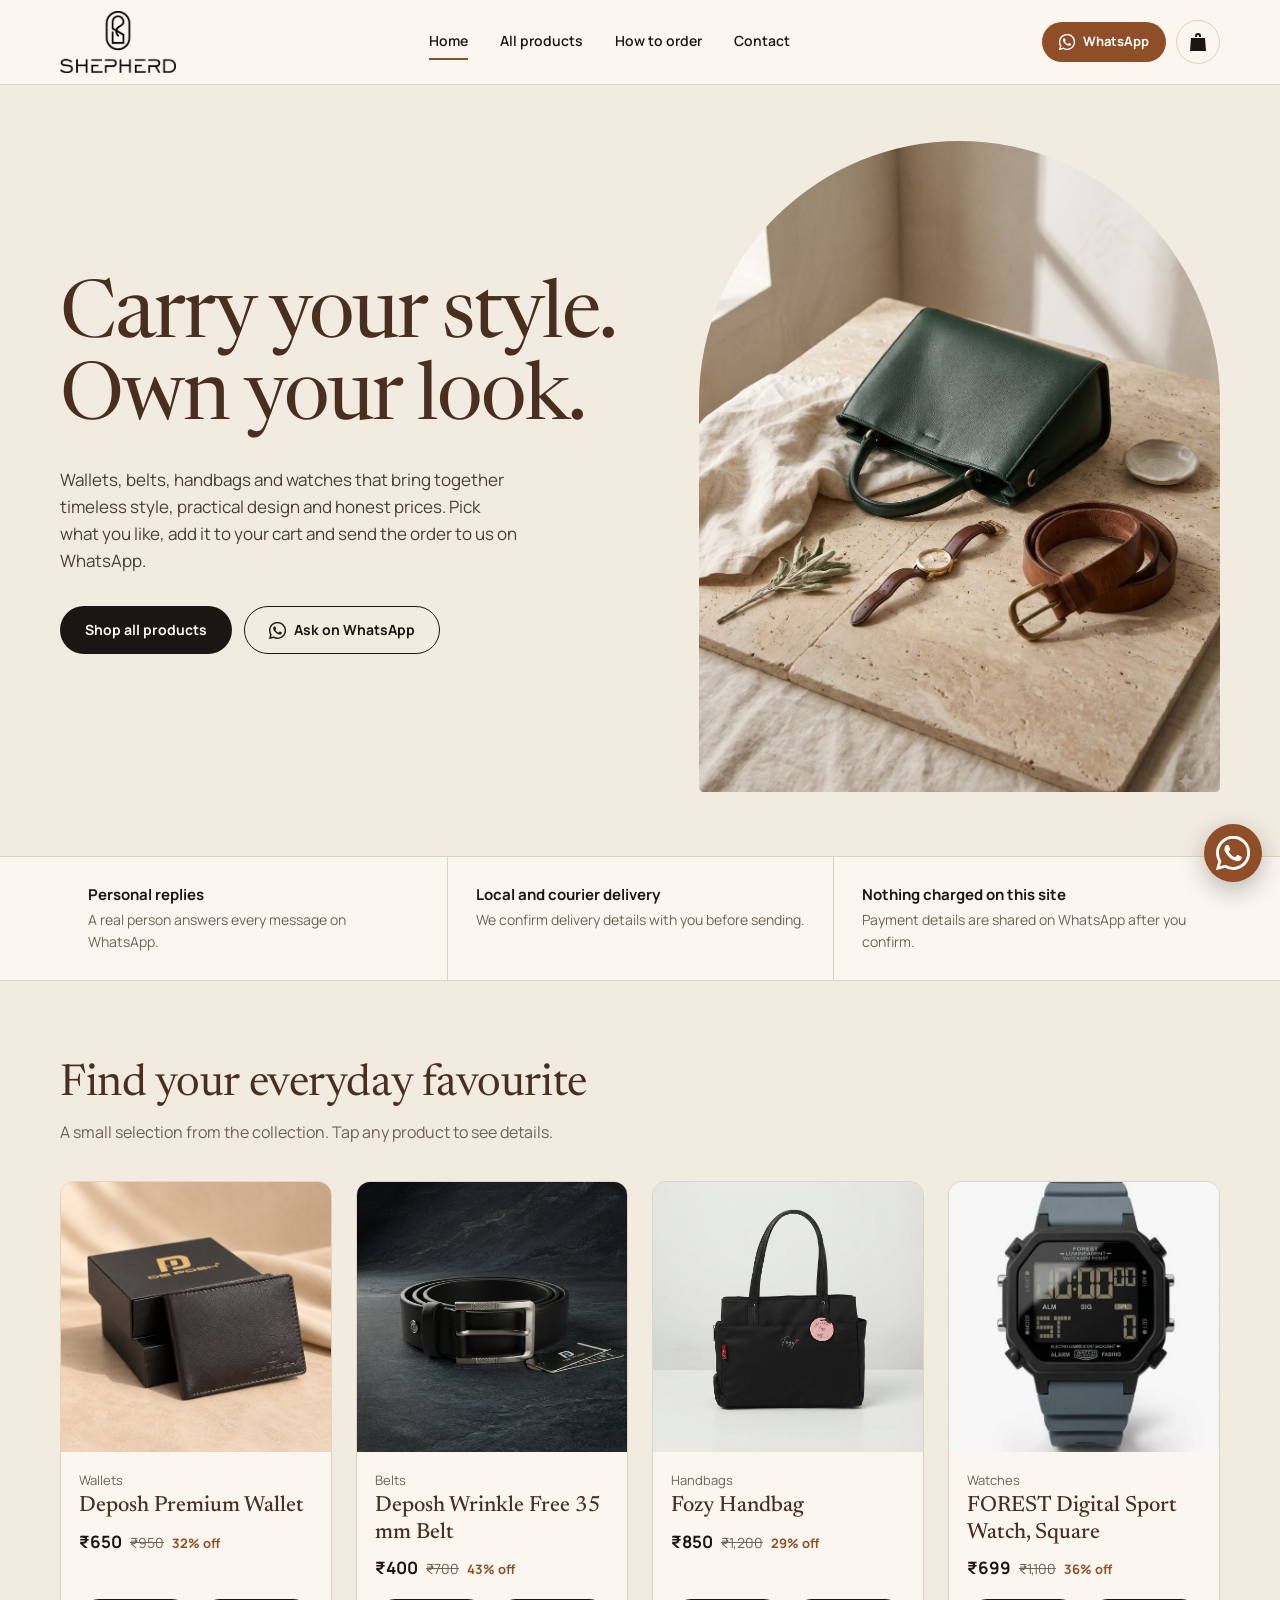
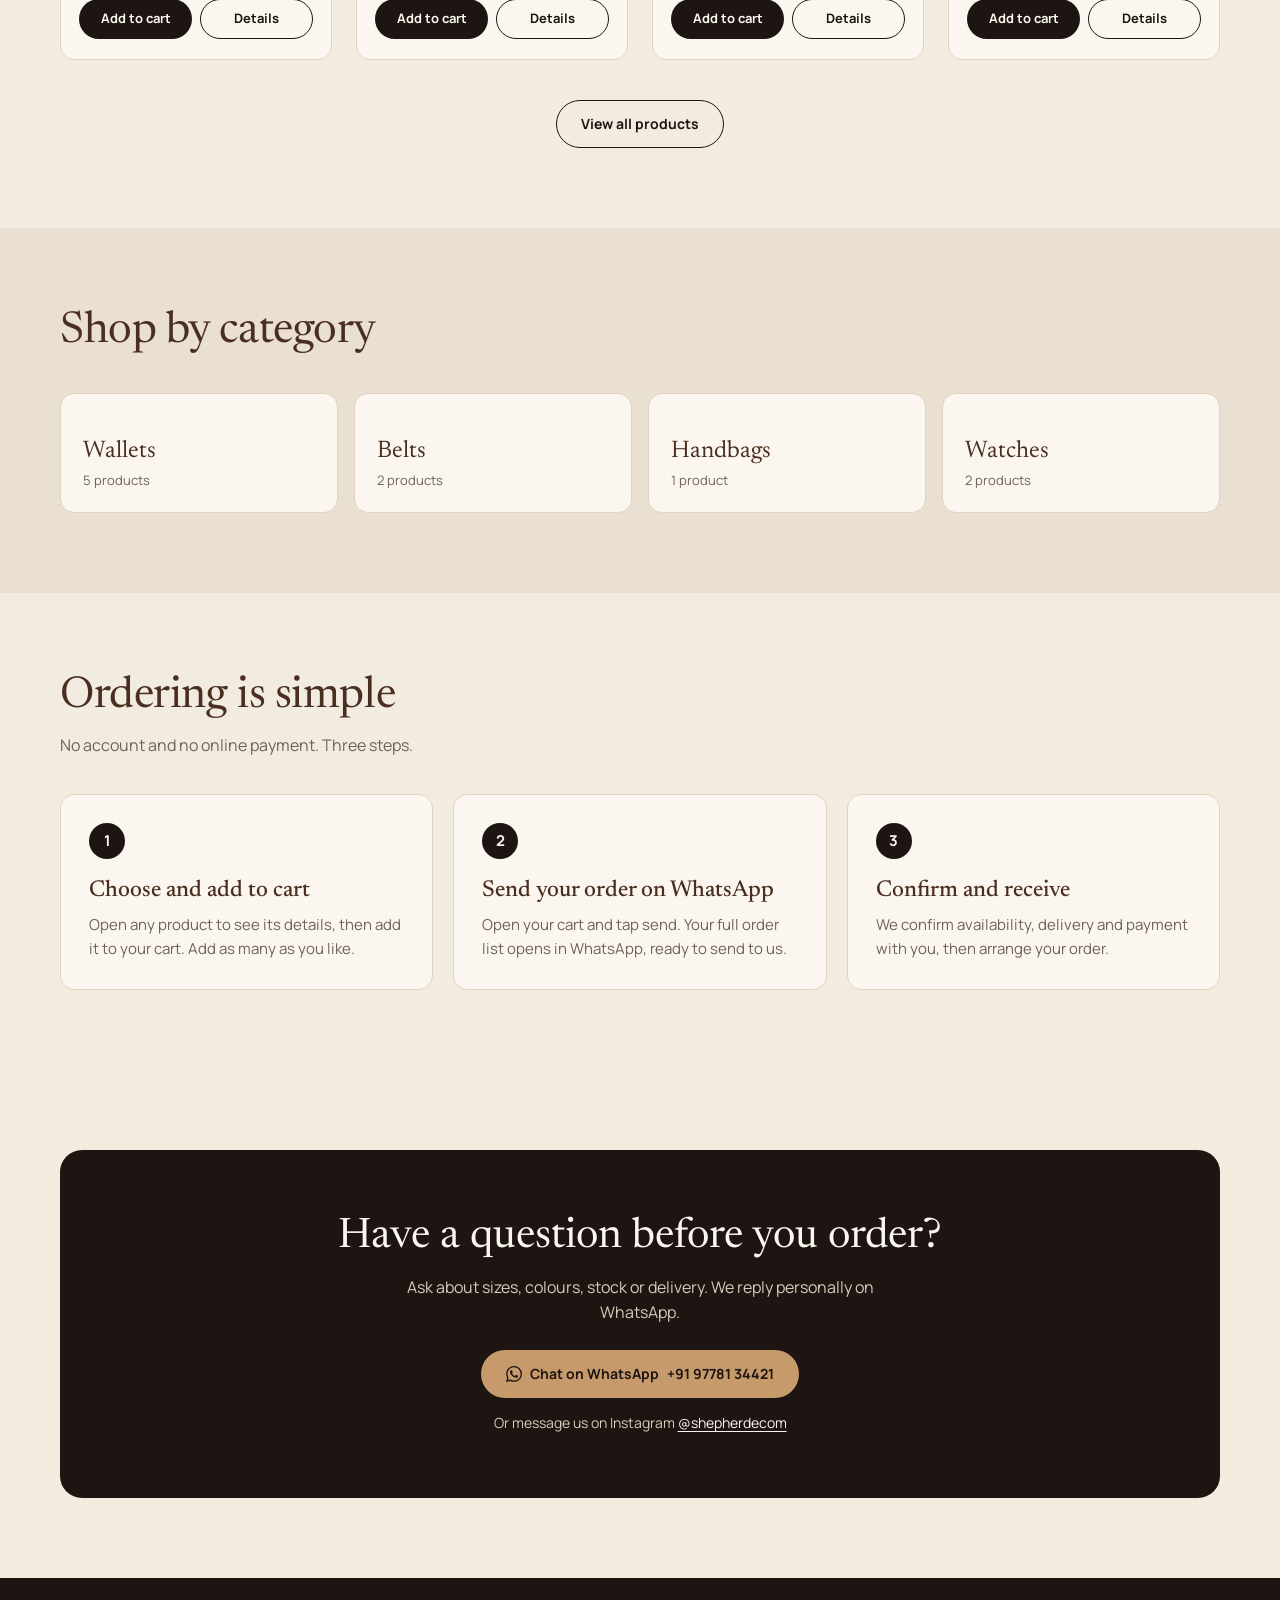
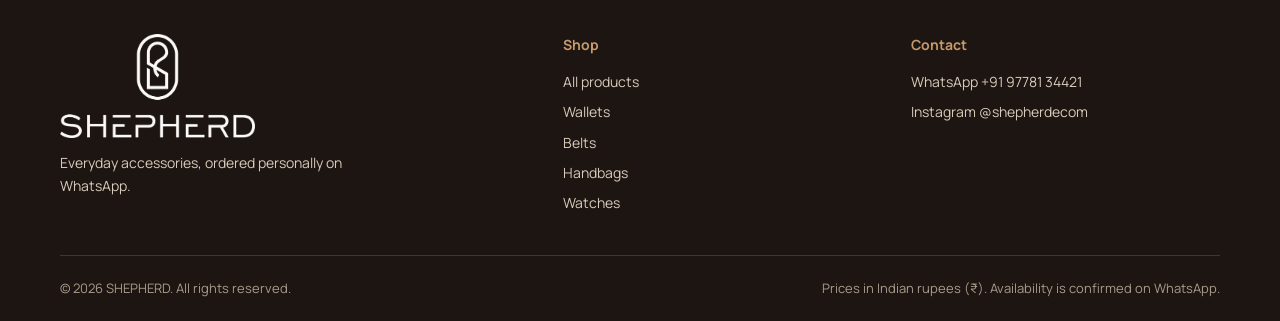
<file: index.html>
<!DOCTYPE html>
<html lang="en">
<head>
  <meta charset="UTF-8">
  <meta name="viewport" content="width=device-width, initial-scale=1.0">
  <meta name="theme-color" content="#FBF7F0">
  <title>SHEPHERD — Wallets, Belts, Handbags and Watches | Order on WhatsApp</title>
  <meta name="description" content="Wallets, belts, handbags and watches at SHEPHERD. Browse the collection, add to cart and send your order on WhatsApp.">
  
  <meta property="og:type" content="website">
  <meta property="og:site_name" content="SHEPHERD">
  <meta property="og:title" content="SHEPHERD — Wallets, Belts, Handbags and Watches | Order on WhatsApp">
  <meta property="og:description" content="Wallets, belts, handbags and watches at SHEPHERD. Browse the collection, add to cart and send your order on WhatsApp.">
  <meta property="og:image" content="https://YOUR-DOMAIN.com/images/og-image.jpg">
  <meta name="twitter:card" content="summary_large_image">

  <link rel="icon" href="favicon.ico" sizes="any">
  <link rel="icon" type="image/png" sizes="32x32" href="images/favicon-32.png">
  <link rel="apple-touch-icon" href="images/apple-touch-icon.png">

  <link rel="preconnect" href="https://fonts.googleapis.com">
  <link rel="preconnect" href="https://fonts.gstatic.com" crossorigin>
  <link rel="stylesheet" href="https://fonts.googleapis.com/css2?family=Manrope:wght@400;600;700&family=Newsreader:ital,opsz,wght@0,6..72,400;0,6..72,500;1,6..72,400&display=swap">
  <link rel="stylesheet" href="css/styles.css">
  <script type="application/ld+json">
  {
    "@context": "https://schema.org",
    "@type": "Store",
    "name": "SHEPHERD",
    "url": "https://YOUR-DOMAIN.com/",
    "logo": "https://YOUR-DOMAIN.com/images/logo-black.png",
    "image": "https://YOUR-DOMAIN.com/images/og-image.jpg",
    "description": "Wallets, belts, handbags and watches. Ordered personally on WhatsApp.",
    "telephone": "+919778134421",
    "sameAs": ["https://www.instagram.com/shepherdecom/"]
  }
  </script>
</head>
<body>

  <a class="skip-link" href="#main">Skip to content</a>

  <header class="header">
    <div class="container nav">

      <a href="index.html" class="brand" aria-label="SHEPHERD home">
        <img src="images/logo-black.png" alt="SHEPHERD" width="520" height="277">
      </a>

      <nav class="nav-links" id="navLinks" aria-label="Main">
        <a href="index.html" aria-current="page">Home</a>
        <a href="products.html">All products</a>
        <a href="index.html#ordering">How to order</a>
        <a href="index.html#contact">Contact</a>
      </nav>

      <div class="nav-actions">
        <a class="btn btn-wa btn-small whatsapp-general nav-wa" href="#">
          <span class="icon icon-wa" aria-hidden="true"></span> WhatsApp
        </a>
        <button class="cart-btn" type="button" data-open-cart aria-label="Open cart">
          <span class="icon icon-bag" aria-hidden="true"></span>
          <span class="cart-count" data-cart-count hidden>0</span>
        </button>
        <button class="menu-btn" type="button" id="menuButton"
                aria-expanded="false" aria-controls="navLinks" aria-label="Menu">
          <span class="menu-icon" aria-hidden="true"></span>
        </button>
      </div>

    </div>
  </header>

  <main id="main">

    <section class="hero" id="home">
      <div class="container hero-inner">

        <div class="hero-copy">
          <h1>Carry your style.<br>Own your look.</h1>
          <p class="hero-text">
            Wallets, belts, handbags and watches that bring together timeless
            style, practical design and honest prices. Pick what you like, add it
            to your cart and send the order to us on WhatsApp.
          </p>

          <div class="hero-actions">
            <a href="products.html" class="btn btn-dark">Shop all products</a>
            <a href="#" class="btn btn-outline whatsapp-general">
              <span class="icon icon-wa" aria-hidden="true"></span> Ask on WhatsApp
            </a>
          </div>
        </div>

        <div class="hero-visual">
          <img src="images/hero.jpg" width="1100" height="1473" fetchpriority="high"
               alt="A leather handbag, wristwatch and belt arranged on a stone surface">
        </div>

      </div>
    </section>

    <section class="trust-strip" aria-label="How we work">
      <div class="container trust-grid">
        <div class="trust-item">
          <strong>Personal replies</strong>
          <span>A real person answers every message on WhatsApp.</span>
        </div>
        <div class="trust-item">
          <strong>Local and courier delivery</strong>
          <span>We confirm delivery details with you before sending.</span>
        </div>
        <div class="trust-item">
          <strong>Nothing charged on this site</strong>
          <span>Payment details are shared on WhatsApp after you confirm.</span>
        </div>
      </div>
    </section>

    <section class="section" id="products">
      <div class="container">
        <div class="section-head">
          <h2 class="section-heading">Find your everyday favourite</h2>
          <p class="section-description">A small selection from the collection. Tap any product to see details.</p>
        </div>

        <div class="product-grid" id="productGrid"></div>

        <div class="view-all">
          <a href="products.html" class="btn btn-outline">View all products</a>
        </div>
      </div>
    </section>

    <section class="section section-tint" aria-labelledby="shopByHeading">
      <div class="container">
        <div class="section-head">
          <h2 class="section-heading" id="shopByHeading">Shop by category</h2>
        </div>
        <div class="category-grid" id="categoryGrid"></div>
      </div>
    </section>

    <section class="section" id="ordering">
      <div class="container">
        <div class="section-head">
          <h2 class="section-heading">Ordering is simple</h2>
          <p class="section-description">No account and no online payment. Three steps.</p>
        </div>

        <ol class="steps-grid">
          <li class="step">
            <span class="step-number">1</span>
            <h3>Choose and add to cart</h3>
            <p>Open any product to see its details, then add it to your cart. Add as many as you like.</p>
          </li>
          <li class="step">
            <span class="step-number">2</span>
            <h3>Send your order on WhatsApp</h3>
            <p>Open your cart and tap send. Your full order list opens in WhatsApp, ready to send to us.</p>
          </li>
          <li class="step">
            <span class="step-number">3</span>
            <h3>Confirm and receive</h3>
            <p>We confirm availability, delivery and payment with you, then arrange your order.</p>
          </li>
        </ol>
      </div>
    </section>

    <section class="section section-tint" id="reviews" hidden aria-labelledby="reviewsHeading">
      <div class="container">
        <div class="section-head">
          <h2 class="section-heading" id="reviewsHeading">What customers say</h2>
        </div>
        <div class="reviews-grid" id="reviewsGrid"></div>
      </div>
    </section>

    <section class="section" id="contact">
      <div class="container">
        <div class="cta-box">
          <h2>Have a question before you order?</h2>
          <p>Ask about sizes, colours, stock or delivery. We reply personally on WhatsApp.</p>
          <a href="#" class="btn btn-wa whatsapp-general">
            <span class="icon icon-wa" aria-hidden="true"></span>
            Chat on WhatsApp <span class="phone-display"></span>
          </a>
          <p class="cta-small">Or message us on Instagram
            <a href="#" class="instagram-general"><span class="instagram-handle"></span></a>
          </p>
        </div>
      </div>
    </section>

  </main>

  <footer class="footer">
    <div class="container footer-grid">

      <div class="footer-brand">
        <a href="index.html" aria-label="SHEPHERD home">
          <img src="images/logo-white.png" alt="SHEPHERD" width="520" height="277">
        </a>
        <p>Everyday accessories, ordered personally on WhatsApp.</p>
      </div>

      <div>
        <h2 class="footer-heading">Shop</h2>
        <ul class="footer-list">
          <li><a href="products.html">All products</a></li>
          <li><a href="products.html?category=wallets">Wallets</a></li>
          <li><a href="products.html?category=belts">Belts</a></li>
          <li><a href="products.html?category=handbags">Handbags</a></li>
          <li><a href="products.html?category=watches">Watches</a></li>
        </ul>
      </div>

      <div>
        <h2 class="footer-heading">Contact</h2>
        <ul class="footer-list">
          <li><a href="#" class="whatsapp-general">WhatsApp <span class="phone-display"></span></a></li>
          <li><a href="#" class="instagram-general">Instagram <span class="instagram-handle"></span></a></li>
        </ul>
      </div>

    </div>
    <div class="container footer-bottom">
      <p>© <span id="year">2026</span> SHEPHERD. All rights reserved.</p>
      <p>Prices in Indian rupees (₹). Availability is confirmed on WhatsApp.</p>
    </div>
  </footer>

  <a href="#" class="floating-whatsapp whatsapp-general" aria-label="Chat with SHEPHERD on WhatsApp">
    <span class="icon icon-wa" aria-hidden="true"></span>
  </a>

  <noscript>
    <div class="noscript-bar">
      Please turn on JavaScript to browse products and use the cart.
      You can also order directly on
      <a href="https://wa.me/919778134421">WhatsApp: +91 97781 34421</a>.
    </div>
  </noscript>

  <script src="js/config.js"></script>
  <script src="js/products.js"></script>
  <script src="js/shop.js"></script>
  <script src="js/home.js"></script>

</body>
</html>
</file>
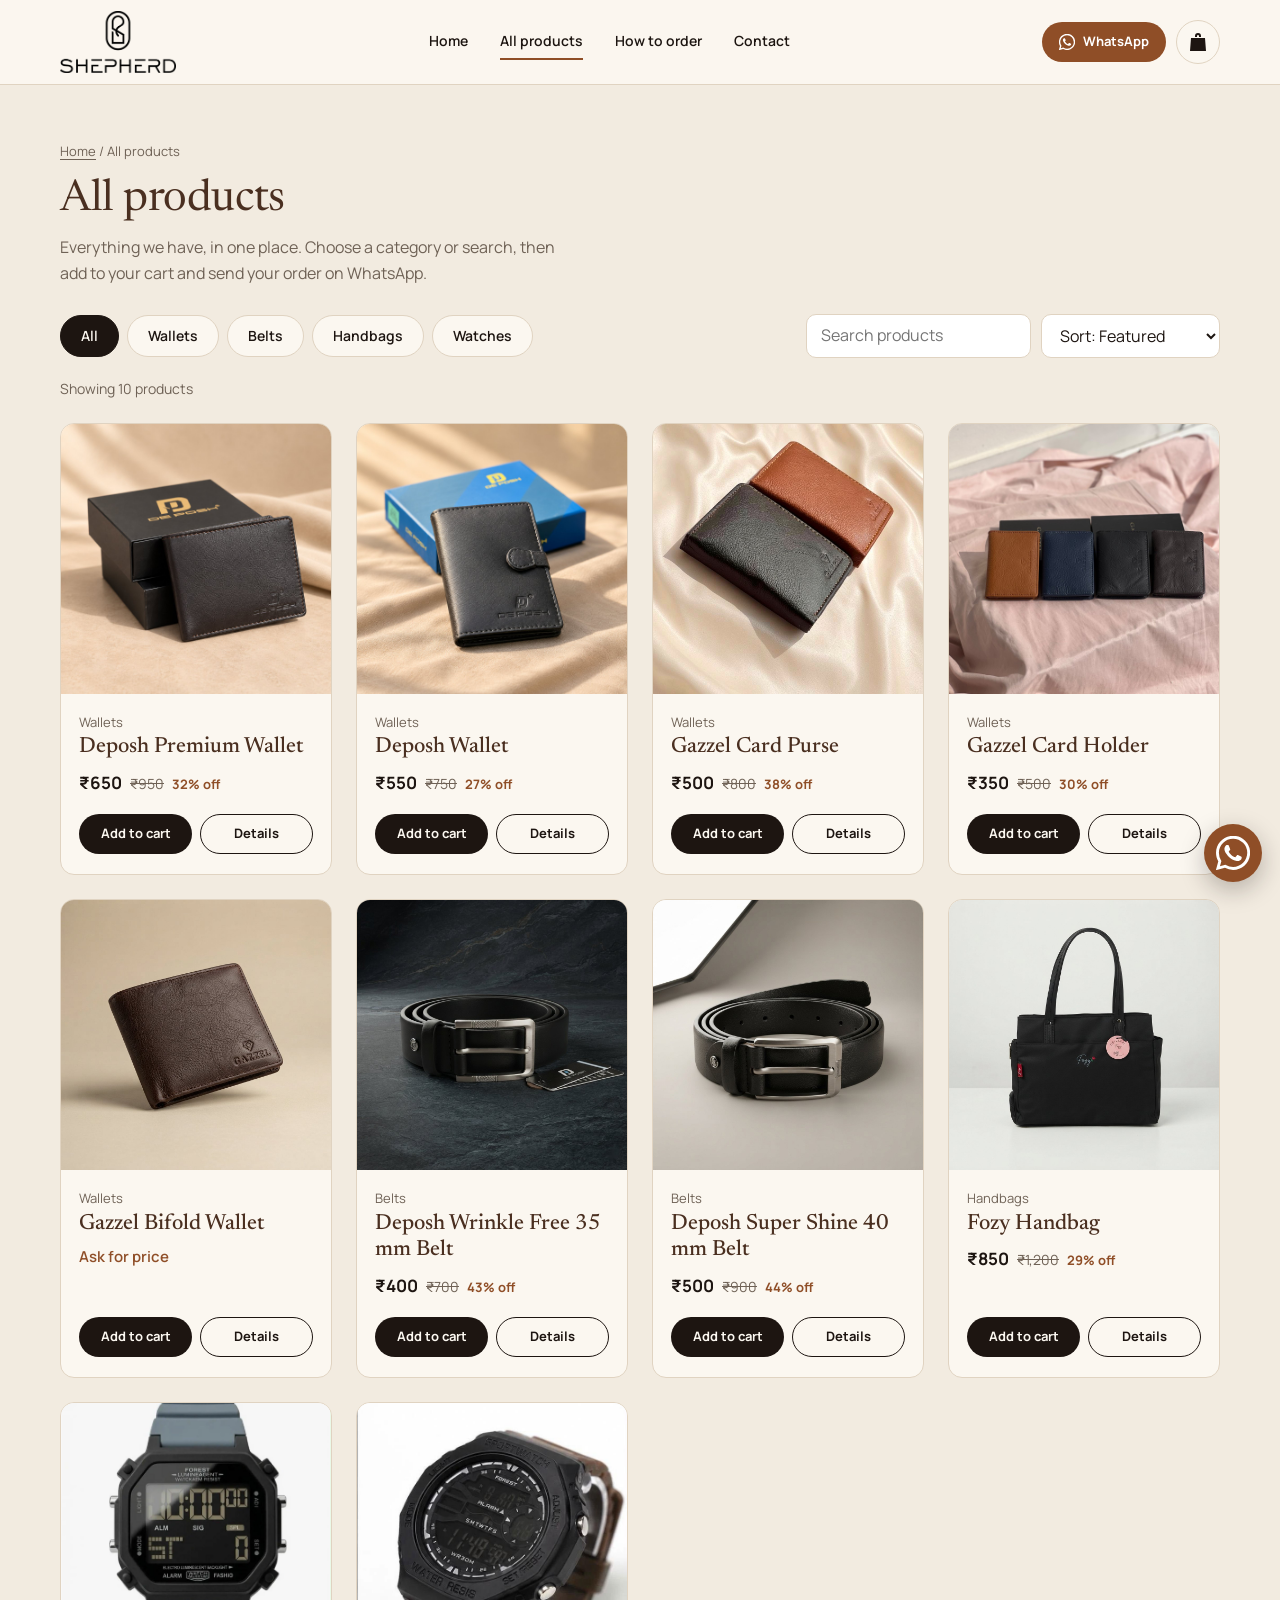
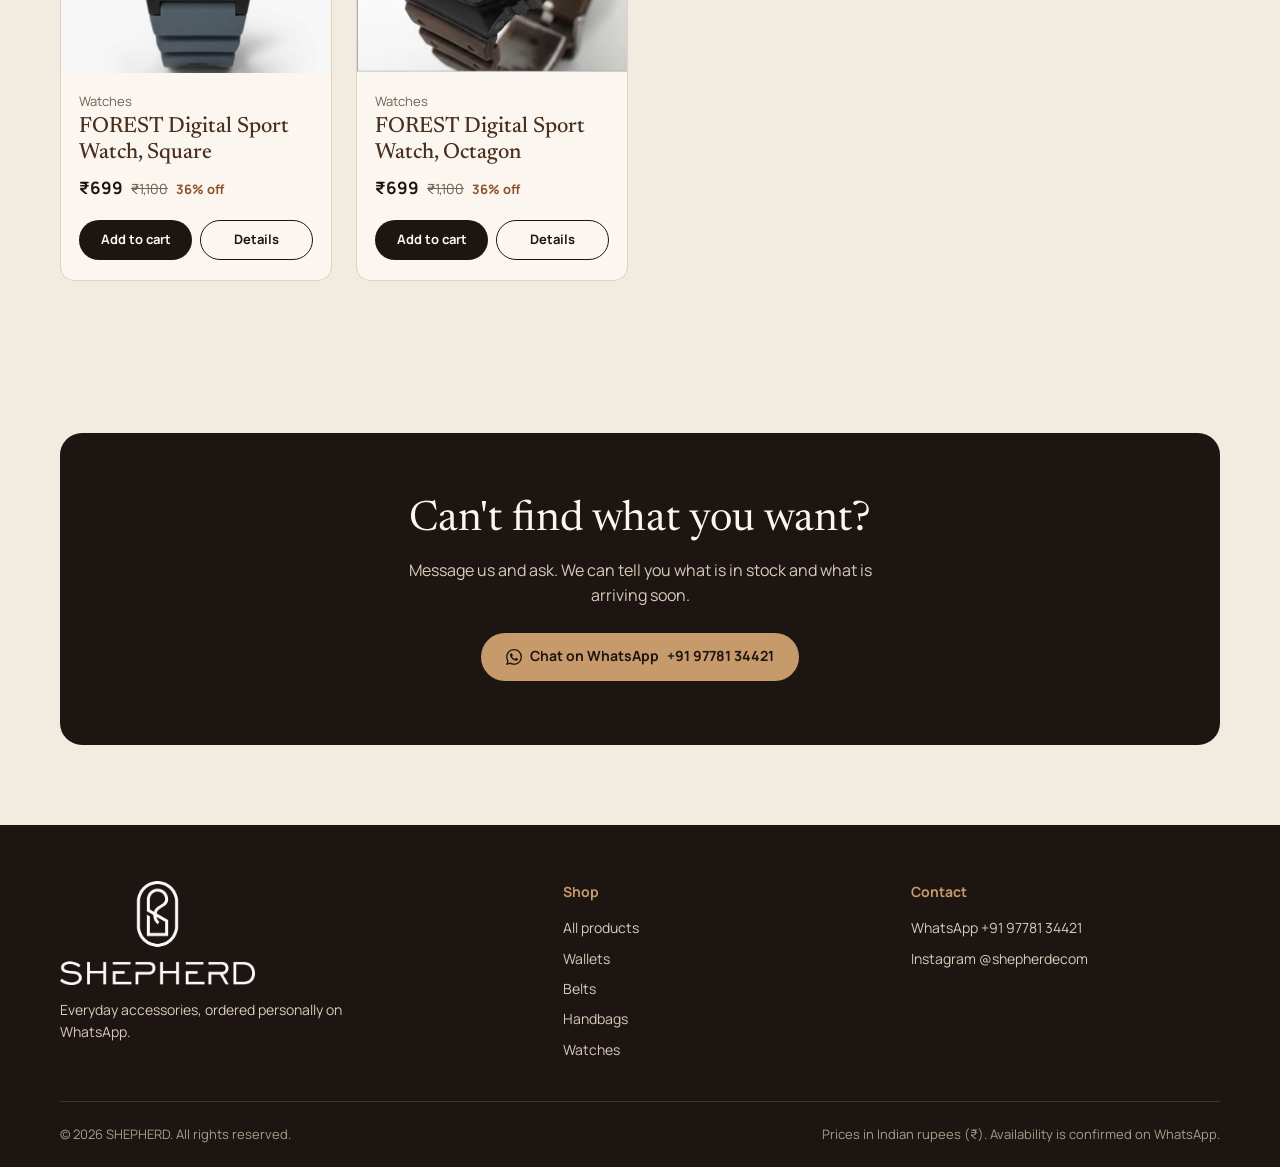
<file: products.html>
<!DOCTYPE html>
<html lang="en">
<head>
  <meta charset="UTF-8">
  <meta name="viewport" content="width=device-width, initial-scale=1.0">
  <meta name="theme-color" content="#FBF7F0">
  <title>All products — SHEPHERD</title>
  <meta name="description" content="Browse every SHEPHERD wallet, belt, handbag and watch. Add to cart and send your order on WhatsApp.">
  
  <meta property="og:type" content="website">
  <meta property="og:site_name" content="SHEPHERD">
  <meta property="og:title" content="All products — SHEPHERD">
  <meta property="og:description" content="Browse every SHEPHERD wallet, belt, handbag and watch. Add to cart and send your order on WhatsApp.">
  <meta property="og:image" content="https://YOUR-DOMAIN.com/images/og-image.jpg">
  <meta name="twitter:card" content="summary_large_image">

  <link rel="icon" href="favicon.ico" sizes="any">
  <link rel="icon" type="image/png" sizes="32x32" href="images/favicon-32.png">
  <link rel="apple-touch-icon" href="images/apple-touch-icon.png">

  <link rel="preconnect" href="https://fonts.googleapis.com">
  <link rel="preconnect" href="https://fonts.gstatic.com" crossorigin>
  <link rel="stylesheet" href="https://fonts.googleapis.com/css2?family=Manrope:wght@400;600;700&family=Newsreader:ital,opsz,wght@0,6..72,400;0,6..72,500;1,6..72,400&display=swap">
  <link rel="stylesheet" href="css/styles.css">
</head>
<body>

  <a class="skip-link" href="#main">Skip to content</a>

  <header class="header">
    <div class="container nav">

      <a href="index.html" class="brand" aria-label="SHEPHERD home">
        <img src="images/logo-black.png" alt="SHEPHERD" width="520" height="277">
      </a>

      <nav class="nav-links" id="navLinks" aria-label="Main">
        <a href="index.html">Home</a>
        <a href="products.html" aria-current="page">All products</a>
        <a href="index.html#ordering">How to order</a>
        <a href="index.html#contact">Contact</a>
      </nav>

      <div class="nav-actions">
        <a class="btn btn-wa btn-small whatsapp-general nav-wa" href="#">
          <span class="icon icon-wa" aria-hidden="true"></span> WhatsApp
        </a>
        <button class="cart-btn" type="button" data-open-cart aria-label="Open cart">
          <span class="icon icon-bag" aria-hidden="true"></span>
          <span class="cart-count" data-cart-count hidden>0</span>
        </button>
        <button class="menu-btn" type="button" id="menuButton"
                aria-expanded="false" aria-controls="navLinks" aria-label="Menu">
          <span class="menu-icon" aria-hidden="true"></span>
        </button>
      </div>

    </div>
  </header>

  <main id="main">

    <section class="page-intro">
      <div class="container">
        <p class="breadcrumb"><a href="index.html">Home</a> / All products</p>
        <h1 class="section-heading">All products</h1>
        <p class="section-description">
          Everything we have, in one place. Choose a category or search,
          then add to your cart and send your order on WhatsApp.
        </p>
      </div>
    </section>

    <section class="catalog-section">
      <div class="container">

        <div class="toolbar">
          <div class="filters" id="filters" role="group" aria-label="Filter by category"></div>

          <div class="toolbar-controls">
            <label class="field field-inline">
              <span class="visually-hidden">Search products</span>
              <input type="search" id="searchInput" placeholder="Search products" autocomplete="off">
            </label>
            <label class="field field-inline">
              <span class="visually-hidden">Sort products</span>
              <select id="sortSelect">
                <option value="default">Sort: Featured</option>
                <option value="low">Price: Low to high</option>
                <option value="high">Price: High to low</option>
              </select>
            </label>
          </div>
        </div>

        <p class="result-count" id="resultCount" aria-live="polite"></p>

        <div class="product-grid" id="productGrid"></div>

      </div>
    </section>

    <section class="section">
      <div class="container">
        <div class="cta-box">
          <h2>Can't find what you want?</h2>
          <p>Message us and ask. We can tell you what is in stock and what is arriving soon.</p>
          <a href="#" class="btn btn-wa whatsapp-general">
            <span class="icon icon-wa" aria-hidden="true"></span>
            Chat on WhatsApp <span class="phone-display"></span>
          </a>
        </div>
      </div>
    </section>

  </main>

  <footer class="footer">
    <div class="container footer-grid">

      <div class="footer-brand">
        <a href="index.html" aria-label="SHEPHERD home">
          <img src="images/logo-white.png" alt="SHEPHERD" width="520" height="277">
        </a>
        <p>Everyday accessories, ordered personally on WhatsApp.</p>
      </div>

      <div>
        <h2 class="footer-heading">Shop</h2>
        <ul class="footer-list">
          <li><a href="products.html">All products</a></li>
          <li><a href="products.html?category=wallets">Wallets</a></li>
          <li><a href="products.html?category=belts">Belts</a></li>
          <li><a href="products.html?category=handbags">Handbags</a></li>
          <li><a href="products.html?category=watches">Watches</a></li>
        </ul>
      </div>

      <div>
        <h2 class="footer-heading">Contact</h2>
        <ul class="footer-list">
          <li><a href="#" class="whatsapp-general">WhatsApp <span class="phone-display"></span></a></li>
          <li><a href="#" class="instagram-general">Instagram <span class="instagram-handle"></span></a></li>
        </ul>
      </div>

    </div>
    <div class="container footer-bottom">
      <p>© <span id="year">2026</span> SHEPHERD. All rights reserved.</p>
      <p>Prices in Indian rupees (₹). Availability is confirmed on WhatsApp.</p>
    </div>
  </footer>

  <a href="#" class="floating-whatsapp whatsapp-general" aria-label="Chat with SHEPHERD on WhatsApp">
    <span class="icon icon-wa" aria-hidden="true"></span>
  </a>

  <noscript>
    <div class="noscript-bar">
      Please turn on JavaScript to browse products and use the cart.
      You can also order directly on
      <a href="https://wa.me/919778134421">WhatsApp: +91 97781 34421</a>.
    </div>
  </noscript>

  <script src="js/config.js"></script>
  <script src="js/products.js"></script>
  <script src="js/shop.js"></script>
  <script src="js/catalog.js"></script>

</body>
</html>
</file>
<file: css/styles.css>
/* ============================================
   SHEPHERD store styles
   Colours live in :root below. Change them there.
   ============================================ */

:root {
  --bg: #F2EBE0;          /* page background */
  --paper: #FBF7F0;       /* cards, header */
  --tint: #EAE0D2;        /* alternate sections, image backdrops */
  --ink: #1D1511;         /* espresso black, matches the logo */
  --brown: #4A2F20;       /* headings */
  --saddle: #8F4E27;      /* main accent: saddle leather */
  --saddle-dark: #743D1C;
  --tan: #C79A6B;         /* light accent, used on dark backgrounds */
  --muted: #6F6256;
  --line: #E0D3C1;
  --radius: 14px;

  --font-display: "Newsreader", Georgia, "Times New Roman", serif;
  --font-body: "Manrope", system-ui, -apple-system, "Segoe UI", Arial, sans-serif;

  --icon-wa: url("[data-uri]");
  --icon-bag: url("[data-uri]");
}

*, *::before, *::after { box-sizing: border-box; }
* { margin: 0; padding: 0; }

html {
  scroll-behavior: smooth;
  scroll-padding-top: 100px;
  -webkit-text-size-adjust: 100%;
}
html.lock { overflow: hidden; }

body {
  font-family: var(--font-body);
  font-size: 16px;
  line-height: 1.6;
  background: var(--bg);
  color: var(--ink);
  -webkit-font-smoothing: antialiased;
}

[hidden] { display: none !important; }

button, input, select { font: inherit; color: inherit; }
button { cursor: pointer; }
a { color: inherit; text-decoration: none; }
img { display: block; max-width: 100%; height: auto; }
ul, ol { list-style: none; }

:focus-visible {
  outline: 3px solid var(--saddle);
  outline-offset: 3px;
}

.container { width: min(1160px, calc(100% - 40px)); margin-inline: auto; }

.visually-hidden {
  position: absolute; width: 1px; height: 1px; margin: -1px; padding: 0;
  overflow: hidden; clip: rect(0 0 0 0); white-space: nowrap; border: 0;
}

.skip-link {
  position: absolute; left: 16px; top: -60px; z-index: 100;
  background: var(--ink); color: var(--paper); padding: 10px 16px; border-radius: 8px;
}
.skip-link:focus { top: 12px; }

.noscript-bar { background: var(--tan); padding: 12px 20px; text-align: center; font-size: 14px; }
.noscript-bar a { text-decoration: underline; font-weight: 700; }

/* ---------- icons (drawn with CSS masks so they take the text colour) ---------- */

.icon {
  display: inline-block; flex: none;
  width: 1.2em; height: 1.2em;
  background-color: currentColor;
  -webkit-mask: var(--icon) center / contain no-repeat;
          mask: var(--icon) center / contain no-repeat;
}
.icon-wa  { --icon: var(--icon-wa); }
.icon-bag { --icon: var(--icon-bag); }

/* ---------- typography ---------- */

.section-heading {
  font-family: var(--font-display);
  font-weight: 400;
  font-size: clamp(30px, 4.6vw, 44px);
  line-height: 1.12;
  letter-spacing: -0.01em;
  color: var(--brown);
}

.section-description { color: var(--muted); max-width: 520px; margin-top: 10px; }

/* ---------- buttons ---------- */

.btn {
  display: inline-flex; align-items: center; justify-content: center; gap: 8px;
  min-height: 48px; padding: 0 24px;
  border: 1px solid transparent; border-radius: 999px;
  font-size: 14px; font-weight: 700; line-height: 1.2; text-align: center;
  transition: background-color .2s, color .2s, border-color .2s;
}
.btn-small { min-height: 40px; padding: 0 16px; font-size: 13px; }
.btn-block { width: 100%; }

.btn-dark { background: var(--ink); color: var(--paper); }
.btn-dark:hover { background: #3A2A20; }

.btn-wa { background: var(--saddle); color: #fff; }
.btn-wa:hover { background: var(--saddle-dark); }

.btn-outline { border-color: var(--ink); color: var(--ink); background: transparent; }
.btn-outline:hover { background: var(--ink); color: var(--paper); }

.btn[disabled] { opacity: .45; cursor: not-allowed; }

.icon-btn {
  width: 40px; height: 40px; border-radius: 50%;
  border: 1px solid var(--line); background: var(--paper);
  font-size: 24px; line-height: 1; display: grid; place-items: center;
}
.icon-btn:hover { border-color: var(--ink); }

.link-button {
  background: none; border: 0; padding: 0;
  color: var(--saddle); font-size: 13px; font-weight: 600;
  text-decoration: underline; text-underline-offset: 3px; text-align: left;
}
.link-button:hover { color: var(--saddle-dark); }

/* ---------- header ---------- */

.header {
  position: sticky; top: 0; z-index: 20;
  background: rgba(251, 247, 240, .95);
  -webkit-backdrop-filter: blur(12px); backdrop-filter: blur(12px);
  border-bottom: 1px solid var(--line);
}

.nav {
  min-height: 84px;
  display: grid; grid-template-columns: auto 1fr auto;
  align-items: center; gap: 24px;
}

.brand img { height: 62px; width: auto; }

.nav-links {
  justify-self: center;
  display: flex; gap: 32px;
  font-size: 14px; font-weight: 600;
}
.nav-links a { padding: 6px 0; border-bottom: 2px solid transparent; }
.nav-links a:hover,
.nav-links a[aria-current="page"] { border-bottom-color: var(--saddle); }

.nav-actions { display: flex; align-items: center; gap: 10px; }

.cart-btn {
  position: relative; width: 44px; height: 44px; border-radius: 50%;
  border: 1px solid var(--line); background: var(--paper);
  display: grid; place-items: center; font-size: 20px;
}
.cart-btn:hover { border-color: var(--ink); }
.cart-count {
  position: absolute; top: -5px; right: -5px;
  min-width: 20px; height: 20px; padding: 0 5px; border-radius: 999px;
  background: var(--saddle); color: #fff;
  font-size: 11px; font-weight: 700; display: grid; place-items: center;
}

.menu-btn {
  display: none; width: 44px; height: 44px; border-radius: 50%;
  border: 1px solid var(--line); background: var(--paper);
  place-items: center;
}
.menu-icon, .menu-icon::before, .menu-icon::after {
  display: block; width: 20px; height: 2px; background: currentColor;
}
.menu-icon { position: relative; }
.menu-icon::before, .menu-icon::after { content: ""; position: absolute; left: 0; transition: transform .2s, top .2s; }
.menu-icon::before { top: -6px; }
.menu-icon::after  { top: 6px; }
.menu-btn[aria-expanded="true"] .menu-icon { background: transparent; }
.menu-btn[aria-expanded="true"] .menu-icon::before { top: 0; transform: rotate(45deg); }
.menu-btn[aria-expanded="true"] .menu-icon::after  { top: 0; transform: rotate(-45deg); }

/* ---------- hero ---------- */

.hero { padding: 56px 0 64px; }

.hero-inner {
  display: grid; grid-template-columns: 1.05fr .95fr;
  align-items: center; gap: 64px;
}

.hero h1 {
  font-family: var(--font-display);
  font-weight: 400;
  font-size: clamp(46px, 6.4vw, 80px);
  line-height: 1.02;
  letter-spacing: -0.025em;
  color: var(--brown);
}

.hero-text { margin-top: 24px; max-width: 460px; font-size: 17px; color: #4B3F35; }

.hero-actions { display: flex; flex-wrap: wrap; gap: 12px; margin-top: 32px; }

/* The arch echoes the capsule shape in the SHEPHERD logo */
.hero-visual img {
  width: 100%; aspect-ratio: 4 / 5; object-fit: cover;
  border-radius: 999px 999px 18px 18px;
  background: var(--tint);
}

/* ---------- trust strip ---------- */

.trust-strip { background: var(--paper); border-block: 1px solid var(--line); }
.trust-grid { display: grid; grid-template-columns: repeat(3, 1fr); }
.trust-item { padding: 26px 28px; display: grid; gap: 2px; align-content: start; }
.trust-item + .trust-item { border-left: 1px solid var(--line); }
.trust-item strong { font-size: 15px; }
.trust-item span { font-size: 14px; color: var(--muted); }

/* ---------- sections ---------- */

.section { padding: 80px 0; }
.section-tint { background: var(--tint); }
.section-head { margin-bottom: 36px; }
.view-all { margin-top: 40px; text-align: center; }

/* ---------- product cards ---------- */

.product-grid {
  display: grid; gap: 24px;
  grid-template-columns: repeat(auto-fill, minmax(250px, 1fr));
}

.product-card {
  display: flex; flex-direction: column;
  background: var(--paper); border: 1px solid var(--line);
  border-radius: var(--radius); overflow: hidden;
}

.card-media {
  position: relative; display: block; width: 100%;
  padding: 0; border: 0; background: var(--tint);
  aspect-ratio: 1 / 1; overflow: hidden;
}
.product-image { width: 100%; height: 100%; object-fit: cover; }

.badge {
  position: absolute; top: 12px; left: 12px;
  background: var(--ink); color: var(--paper);
  font-size: 12px; font-weight: 700; padding: 4px 12px; border-radius: 999px;
}

.product-info { flex: 1; display: flex; flex-direction: column; padding: 18px 18px 20px; }

.product-category { font-size: 13px; color: var(--muted); }

.product-name {
  font-family: var(--font-display);
  font-weight: 500; font-size: 22px; line-height: 1.2;
  margin-top: 2px; color: var(--brown);
}
.name-link {
  background: none; border: 0; padding: 0;
  font: inherit; color: inherit; text-align: left;
}
.name-link:hover { text-decoration: underline; text-underline-offset: 4px; }

.product-price { margin-top: 8px; font-size: 17px; font-weight: 700; display: flex; flex-wrap: wrap; align-items: baseline; gap: 2px 8px; }
.product-price.is-ask, .modal-price.is-ask { color: var(--saddle); font-size: 15px; font-weight: 600; }
.price-mrp { font-size: 14px; font-weight: 400; color: var(--muted); text-decoration: line-through; }
.price-off { font-size: 13px; font-weight: 700; color: var(--saddle); }

.card-actions { margin-top: auto; padding-top: 18px; display: flex; gap: 8px; }
.card-actions .btn { flex: 1; padding: 0 12px; }

.empty-message { grid-column: 1 / -1; text-align: center; padding: 56px 16px; color: var(--muted); }

/* ---------- categories ---------- */

.category-grid { display: grid; grid-template-columns: repeat(4, 1fr); gap: 16px; }

.category-link {
  display: grid; gap: 4px; align-content: end; min-height: 120px;
  padding: 22px; background: var(--paper);
  border: 1px solid var(--line); border-radius: var(--radius);
  transition: border-color .2s;
}
.category-link:hover { border-color: var(--ink); }
.category-name { font-family: var(--font-display); font-size: 24px; color: var(--brown); line-height: 1.15; }
.category-count { font-size: 13px; color: var(--muted); }

/* ---------- ordering steps ---------- */

.steps-grid { display: grid; grid-template-columns: repeat(3, 1fr); gap: 20px; counter-reset: none; }
.step { background: var(--paper); border: 1px solid var(--line); border-radius: var(--radius); padding: 28px; }
.step-number {
  display: grid; place-items: center; width: 36px; height: 36px; border-radius: 50%;
  background: var(--ink); color: var(--paper); font-weight: 700; font-size: 15px;
}
.step h3 { font-family: var(--font-display); font-weight: 500; font-size: 23px; margin: 18px 0 8px; color: var(--brown); line-height: 1.2; }
.step p { color: var(--muted); font-size: 15px; }

/* ---------- reviews ---------- */

.reviews-grid { display: grid; grid-template-columns: repeat(auto-fit, minmax(260px, 1fr)); gap: 20px; }
.review-card { background: var(--paper); border: 1px solid var(--line); border-radius: var(--radius); padding: 28px; }
.review-card blockquote { font-family: var(--font-display); font-size: 20px; line-height: 1.4; margin-bottom: 16px; }
.review-card figcaption { font-size: 14px; color: var(--muted); }
.review-card figcaption strong { color: var(--ink); }

/* ---------- call to action ---------- */

.cta-box {
  background: var(--ink); color: var(--paper);
  border-radius: 22px; padding: 64px 28px; text-align: center;
  display: grid; justify-items: center; gap: 14px;
}
.cta-box h2 { font-family: var(--font-display); font-weight: 400; font-size: clamp(30px, 4.4vw, 42px); line-height: 1.12; }
.cta-box p { color: #D8CBBB; max-width: 480px; }
.cta-box .btn-wa { background: var(--tan); color: var(--ink); margin-top: 10px; }
.cta-box .btn-wa:hover { background: #D8AE82; }
.cta-box a:focus-visible { outline-color: var(--tan); }
.cta-small { font-size: 14px; }
.cta-small a { text-decoration: underline; text-underline-offset: 3px; color: var(--paper); }

/* ---------- footer ---------- */

.footer { background: var(--ink); color: #D8CBBB; padding-top: 56px; }

.footer-grid { display: grid; grid-template-columns: 1.5fr 1fr 1fr; gap: 40px; padding-bottom: 40px; }
.footer-brand img { height: 104px; width: auto; }
.footer-brand p { margin-top: 14px; max-width: 300px; font-size: 14px; }

.footer-heading { font-family: var(--font-body); font-size: 14px; font-weight: 700; color: var(--tan); margin-bottom: 14px; }
.footer-list { display: grid; gap: 8px; font-size: 14px; }
.footer-list a:hover { text-decoration: underline; text-underline-offset: 3px; }

.footer a:focus-visible { outline-color: var(--tan); }

.footer-bottom {
  display: flex; flex-wrap: wrap; justify-content: space-between; gap: 8px 24px;
  padding-block: 22px; border-top: 1px solid rgba(255, 255, 255, .14);
  font-size: 13px; color: #A99B8B;
}

/* ---------- floating WhatsApp button ---------- */

.floating-whatsapp {
  position: fixed; right: 18px; bottom: 18px; z-index: 15;
  width: 58px; height: 58px; border-radius: 50%;
  background: var(--saddle); color: #fff; font-size: 28px;
  display: grid; place-items: center;
  box-shadow: 0 8px 24px rgba(29, 21, 17, .28);
  transition: background-color .2s;
}
.floating-whatsapp:hover { background: var(--saddle-dark); }

/* ---------- products page ---------- */

.page-intro { padding: 56px 0 28px; }
.breadcrumb { font-size: 13px; color: var(--muted); margin-bottom: 14px; }
.breadcrumb a { text-decoration: underline; text-underline-offset: 3px; }
.not-found { padding: 96px 0; }

.catalog-section { padding-bottom: 72px; }

.toolbar { display: flex; flex-wrap: wrap; justify-content: space-between; align-items: center; gap: 16px; }
.filters { display: flex; flex-wrap: wrap; gap: 8px; }
.filter-btn {
  min-height: 42px; padding: 0 20px; border-radius: 999px;
  border: 1px solid var(--line); background: var(--paper);
  font-size: 14px; font-weight: 600;
}
.filter-btn:hover { border-color: var(--ink); }
.filter-btn.active { background: var(--ink); border-color: var(--ink); color: var(--paper); }

.toolbar-controls { display: flex; flex-wrap: wrap; gap: 10px; }
.result-count { margin: 20px 0 22px; font-size: 14px; color: var(--muted); }

/* ---------- form fields ---------- */

.field { display: grid; gap: 4px; font-size: 13px; font-weight: 600; }
.field input, .field select {
  min-height: 44px; padding: 0 14px;
  background: #fff; border: 1px solid var(--line); border-radius: 10px;
  font-size: 16px; font-weight: 400;
}
.field input:focus, .field select:focus { border-color: var(--saddle); }

/* ---------- quantity stepper ---------- */

.stepper { display: inline-flex; align-items: center; border: 1px solid var(--line); border-radius: 999px; background: #fff; }
.stepper button { width: 40px; height: 40px; border: 0; background: none; font-size: 20px; border-radius: 50%; }
.stepper button:hover:not(:disabled) { background: var(--tint); }
.stepper button:disabled { opacity: .35; cursor: not-allowed; }
.stepper output { min-width: 32px; text-align: center; font-weight: 700; }
.stepper-small button { width: 34px; height: 34px; font-size: 18px; }

/* ---------- pop-ups (product details and cart) ---------- */

dialog.modal, dialog.drawer {
  width: 100%; height: 100%; max-width: none; max-height: none;
  padding: 0; border: 0; background: transparent; color: var(--ink); overflow: hidden;
}
dialog.modal[open], dialog.drawer[open] { display: flex; }
dialog::backdrop { background: rgba(29, 21, 17, .58); }

.modal[open] { align-items: center; justify-content: center; padding: 20px; }

.modal-panel {
  position: relative; width: min(940px, 100%); max-height: 100%; overflow: auto;
  display: grid; grid-template-columns: 1fr 1fr;
  background: var(--paper); border-radius: 20px;
  animation: pop .2s ease-out;
}

.modal-close { position: absolute; top: 14px; right: 14px; z-index: 2; }

.modal-gallery { background: var(--tint); display: flex; flex-direction: column; min-height: 460px; }

/* ---------- photo carousel in the pop-up ---------- */

.carousel { position: relative; flex: 1; min-height: 0; overflow: hidden; }
.carousel-track {
  position: absolute; inset: 0;
  display: flex; overflow-x: auto; overscroll-behavior-x: contain;
  scroll-snap-type: x mandatory; scrollbar-width: none;
}
.carousel-track::-webkit-scrollbar { display: none; }
.carousel-track:focus-visible { outline-offset: -4px; }

.slide { position: relative; flex: 0 0 100%; scroll-snap-align: center; scroll-snap-stop: always; overflow: hidden; background: var(--tint); }
.slide-bg {
  position: absolute; inset: 0; width: 100%; height: 100%; object-fit: cover;
  filter: blur(26px) saturate(1.05); transform: scale(1.25); opacity: .85;
}
.slide-main { position: relative; display: block; width: 100%; height: 100%; object-fit: contain; }

.carousel-btn {
  position: absolute; top: 50%; z-index: 2; transform: translateY(-50%);
  width: 42px; height: 42px; border-radius: 50%;
  border: 1px solid var(--line); background: rgba(251, 247, 240, .92); color: var(--ink);
  font-size: 26px; line-height: 1; padding-bottom: 3px; display: grid; place-items: center;
}
.carousel-btn:hover:not(:disabled) { border-color: var(--ink); }
.carousel-btn:disabled { opacity: .35; cursor: default; }
.carousel-prev { left: 12px; }
.carousel-next { right: 12px; }

.carousel-dots {
  position: absolute; left: 50%; bottom: 12px; z-index: 2; transform: translateX(-50%);
  display: flex; gap: 6px; padding: 7px 10px; border-radius: 999px; background: rgba(251, 247, 240, .85);
}
.carousel-dot { width: 8px; height: 8px; padding: 0; border: 0; border-radius: 999px; background: #B9AA98; transition: width .2s, background-color .2s; }
.carousel-dot.active { width: 22px; background: var(--ink); }

.modal-info { padding: 40px 32px 32px; display: flex; flex-direction: column; gap: 14px; }
.modal-name { font-family: var(--font-display); font-weight: 500; font-size: clamp(28px, 3.4vw, 36px); line-height: 1.1; color: var(--brown); padding-right: 36px; }
.modal-price { font-size: 24px; font-weight: 700; display: flex; flex-wrap: wrap; align-items: baseline; gap: 2px 10px; }
.modal-price .price-mrp { font-size: 16px; }
.modal-price .price-off { font-size: 14px; }
.modal-price.is-ask { font-size: 18px; }
.modal-description { color: #4B3F35; }

.modal-details { display: grid; gap: 6px; font-size: 15px; }
.modal-details li { position: relative; padding-left: 18px; }
.modal-details li::before {
  content: ""; position: absolute; left: 0; top: .6em;
  width: 7px; height: 7px; border-radius: 50%; background: var(--tan);
}

.qty-row { display: flex; align-items: center; gap: 14px; margin-top: 4px; }
.qty-label { font-size: 14px; font-weight: 600; }

.modal-buttons { display: grid; gap: 10px; margin-top: 6px; }
.modal-note { font-size: 13px; color: var(--muted); }

.drawer[open] { justify-content: flex-end; }

.drawer-panel {
  display: flex; flex-direction: column;
  width: min(440px, 100%); height: 100%;
  background: var(--paper);
  animation: slide .25s ease-out;
}
.drawer-head { display: flex; justify-content: space-between; align-items: center; padding: 18px 20px; border-bottom: 1px solid var(--line); }
.drawer-title { font-family: var(--font-display); font-weight: 500; font-size: 26px; color: var(--brown); }
.drawer-body { flex: 1; overflow-y: auto; padding: 4px 20px; }
.drawer-foot { padding: 16px 20px 20px; border-top: 1px solid var(--line); display: grid; gap: 12px; background: var(--paper); }

.total-row { display: flex; justify-content: space-between; align-items: baseline; font-size: 15px; }
.total-row strong { font-size: 22px; }
.cart-fields { display: grid; gap: 10px; }

.cart-list { display: block; }
.cart-item { display: grid; grid-template-columns: 72px 1fr auto; gap: 14px; padding: 16px 0; border-bottom: 1px solid var(--line); align-items: start; }
.cart-thumb { width: 72px; height: 72px; object-fit: cover; border-radius: 10px; background: var(--tint); }
.cart-item-main .name-link { font-family: var(--font-display); font-size: 18px; font-weight: 500; color: var(--brown); line-height: 1.2; }
.cart-unit { font-size: 13px; color: var(--muted); }
.cart-controls { display: flex; align-items: center; gap: 14px; margin-top: 8px; flex-wrap: wrap; }
.cart-line-total { font-size: 15px; }

.cart-empty { display: grid; justify-items: center; gap: 12px; text-align: center; padding: 56px 8px; color: var(--muted); }
.cart-empty-title { font-family: var(--font-display); font-size: 24px; color: var(--brown); }

@keyframes pop   { from { opacity: 0; transform: translateY(12px) scale(.98); } to { opacity: 1; transform: none; } }
@keyframes slide { from { transform: translateX(32px); opacity: 0; } to { transform: none; opacity: 1; } }

/* ---------- toast ---------- */

.toast {
  position: fixed; left: 50%; bottom: 28px; z-index: 2000;
  transform: translate(-50%, 12px);
  background: var(--ink); color: var(--paper);
  padding: 11px 20px; border-radius: 999px;
  font-size: 14px; font-weight: 600; max-width: calc(100% - 32px); text-align: center;
  opacity: 0; pointer-events: none; transition: opacity .2s, transform .2s;
}
.toast.show { opacity: 1; transform: translate(-50%, 0); }

/* ---------- tablet ---------- */

@media (max-width: 900px) {
  .nav { grid-template-columns: 1fr auto; min-height: 76px; gap: 12px; }
  .brand img { height: 54px; }

  .menu-btn { display: grid; }
  .nav-links {
    display: none; position: absolute; top: 100%; left: 0; right: 0;
    justify-self: stretch;
    flex-direction: column; gap: 0;
    background: var(--paper); border-bottom: 1px solid var(--line);
    padding: 8px 20px 16px;
  }
  .menu-open .nav-links { display: flex; }
  .nav-links a { padding: 14px 0; border-bottom: 1px solid var(--line); font-size: 16px; }
  .nav-links a:hover, .nav-links a[aria-current="page"] { border-bottom-color: var(--line); color: var(--saddle); }

  .hero { padding: 36px 0 48px; }
  .hero-inner { grid-template-columns: 1fr; gap: 36px; }
  .hero-visual { max-width: 460px; }

  .trust-grid { grid-template-columns: 1fr; }
  .trust-item { padding: 18px 4px; }
  .trust-item + .trust-item { border-left: 0; border-top: 1px solid var(--line); }

  .section { padding: 60px 0; }
  .category-grid { grid-template-columns: repeat(2, 1fr); }
  .steps-grid { grid-template-columns: 1fr; }
  .footer-grid { grid-template-columns: 1fr 1fr; }
  .footer-brand { grid-column: 1 / -1; }
}

/* ---------- phone ---------- */

@media (max-width: 720px) {
  .modal[open] { align-items: flex-end; padding: 0; }
  .modal-panel { grid-template-columns: 1fr; border-radius: 20px 20px 0 0; max-height: 94%; }
  .modal-gallery { min-height: 0; }
  .carousel { flex: none; aspect-ratio: 1 / 1; }
  .modal-info { padding: 24px 20px 24px; }
}

@media (max-width: 640px) {
  .container { width: calc(100% - 32px); }
  .nav-wa { display: none; }

  .product-grid { grid-template-columns: repeat(2, 1fr); gap: 14px; }
  .product-info { padding: 14px 12px 16px; }
  .product-name { font-size: 18px; }
  .card-actions { flex-direction: column; gap: 6px; }

  .toolbar-controls, .toolbar-controls .field { width: 100%; }
  .toolbar-controls { flex-direction: column; }

  .cta-box { padding: 48px 20px; }
  .footer-grid { grid-template-columns: 1fr; gap: 28px; }
  .floating-whatsapp { right: 14px; bottom: 14px; width: 54px; height: 54px; }
}

@media (prefers-reduced-motion: reduce) {
  *, *::before, *::after {
    animation: none !important;
    transition: none !important;
    scroll-behavior: auto !important;
  }
}
</file>
